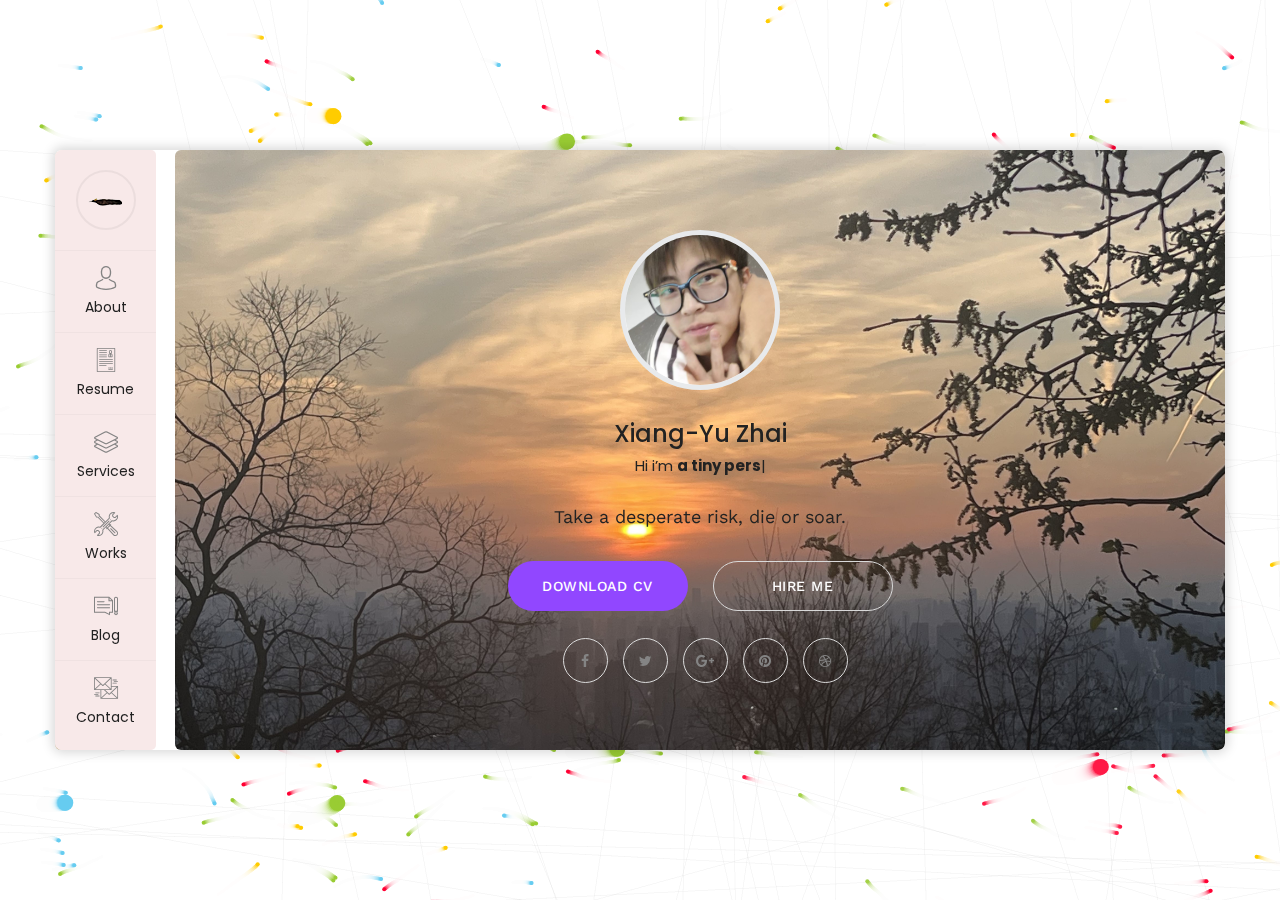
<file: index.html>
﻿<!DOCTYPE html>
<html lang="en">
<head>
<meta charset="utf-8">
<title>xyzhai23625</title>
<!-- Stylesheets -->
<link href="css/bootstrap.css" rel="stylesheet">
<link href="css/style.css" rel="stylesheet">
<link href="css/responsive.css" rel="stylesheet">

<!--Favicon-->
<link rel="shortcut icon" href="images/favicon.png" type="image/x-icon">
<link rel="icon" href="images/favicon.png" type="image/x-icon">
<!-- Responsive -->
<meta http-equiv="X-UA-Compatible" content="IE=edge">
<meta name="viewport" content="width=device-width, initial-scale=1.0, maximum-scale=1.0, user-scalable=0">
<!--[if lt IE 9]><script src="js/html5shiv.js"></script><![endif]-->
<!--[if lt IE 9]><script src="js/respond.js"></script><![endif]-->
</head>

<body>

<div class="page-wrapper default-version">
 	
    <!-- Preloader -->
    <div class="preloader"></div>

    <div class="page-background">
        <div class="image-1"><img src="images/icons/shape/icon-1.png" alt=""></div>
        <div class="image-7"><img src="images/icons/shape/icon-7.png" alt=""></div>
        <canvas id="canvas"></canvas>
    </div>
    
    <!-- Mobile menu -->
    <div class="mobile-menu">
        <div class="container">
            <!--Nav Outer-->
            <div class="nav-outer clearfix">
                <div class="logo"><a href="index.html"><img src="images/logo.png" alt=""></a></div>
                <!-- Main Menu -->
                <nav class="main-menu">
                    <div class="navbar-header">
                        <!-- Toggle Button -->      
                        <button type="button" class="navbar-toggle" data-toggle="collapse" data-target=".navbar-collapse">
                            <span class="icon-bar"></span>
                            <span class="icon-bar"></span>
                            <span class="icon-bar"></span>
                        </button>
                    </div>
                    
                    <div class="navbar-collapse collapse scroll-nav clearfix">
                        <ul class="navigation clearfix">
                            
                            <li class="current"><a href="#home">Home</a></li>
                            <li><a href="#about">About</a></li>
                            <li><a href="#resume">Resume</a></li>
                            <li><a href="#services">Services</a></li>
                            <li><a href="#work">Works</a></li>
                            <li><a href="#blog">Blog</a></li>
                            <li><a href="#contact">Contact</a></li>

                         </ul>
                    </div>
                </nav>
                <!-- Main Menu End-->                        
            </div>
            <!--Nav Outer End-->            
        </div>
    </div>
 	
    <div class="card-outer">
        <div class="scroll-box">
            <div class="container" data-animation-in="fadeInLeft" data-animation-out="fadeOutLeft">
                <div class="card-wrapper">
                    <div class="author-info" style="background-image:url(images/background/3.jpg)">
                        <div class="image"><img src="images/resource/user.png" alt=""></div>
                        <div class="author">
                            <h3>Xiang-Yu Zhai</h3>
                            <div class="designation">
                                Hi i’m
                                <div class="typing-title">
                                    <p> <strong>a tiny person.</strong></p>
                                    <p> <strong>an optimist.</strong></p>
                                    <p> <strong>an artist.</strong></p>
                                </div>
                                <span class="typed-title"></span>
                            </div>
                        </div>
                        <div class="link-btn">
                            <a href="http://www.17sucai.com/" class="theme-btn btn-style-one">Download CV</a>
                        </div>
                        <ul class="social-icon-two">
                            <li><a href="#"><span class="fa fa-facebook"></span></a></li>
                            <li><a href="#"><span class="fa fa-twitter"></span></a></li>
                            <li><a href="#"><span class="fa fa-google-plus"></span></a></li>
                            <li><a href="#"><span class="fa fa-pinterest"></span></a></li>
                        </ul>
                    </div>
                    <div class="card-inner-box">
                        <header class="header wow fadeInLeft" data-wow-duration="1.5s">
                            <ul class="main-menu">
                                <li class="active home"><a class="logo" href="#home"><img src="images/logo.png" alt=""></a></li>
                                <li><a href="#about"><i class="flaticon-social"></i>About</a></li>
                                <li><a href="#resume"><i class="flaticon-curriculum"></i>Resume</a></li>
                                <li><a href="#services"><i class="flaticon-layers-1"></i>Services</a></li>
                                <li><a href="#work"><i class="flaticon-tools"></i>Works</a></li>
                                <li><a href="#blog"><i class="flaticon-blog"></i>Blog</a></li>
                                <li><a href="#contact"><i class="flaticon-send-mail"></i>Contact</a></li>
                            </ul>
                        </header>

                        <!-- card item -->
                        <div class="card-home card-item active" id="home" style="background-image:url(images/background/1.jpg)">

                            <div class="card-inner wow fadeInUp" data-wow-duration="2s">
                                <div class="image"><img src="images/resource/user.png" alt=""></div>
                                <div class="author">
                                    <h3>Xiang-Yu Zhai</h3>
                                    <div class="designation">
                                        Hi i’m
                                        <div class="typing-title">
                                            <p> <strong>a tiny person.</strong></p>
                                            <p> <strong>an optimist.</strong></p>
                                            <p> <strong>an artist.</strong></p>
                                        </div>
                                        <span class="typed-title"></span>
                                    </div>
                                </div>
                                <div class="text">Take a desperate risk, die or soar.</div>
                                <div class="link-btn">
                                    <a href="http://www.17sucai.com/" class="theme-btn btn-style-one">Download CV</a>
                                    <a href="#" class="theme-btn btn-style-two">Hire Me</a>
                                </div>
                                <ul class="social-icon-two">
                                    <li><a href="#"><span class="fa fa-facebook"></span></a></li>
                                    <li><a href="#"><span class="fa fa-twitter"></span></a></li>
                                    <li><a href="#"><span class="fa fa-google-plus"></span></a></li>
                                    <li><a href="#"><span class="fa fa-pinterest"></span></a></li>
                                    <li><a href="#"><span class="fa fa-dribbble"></span></a></li>
                                </ul>
                            </div>
                            
                        </div>
                        <!-- end item -->

                        <!-- card item -->
                        <div class="card-about card-item" id="about" style="background-image:url(images/background/2.jpg)">
                            <div class="card-inner">
                                <h4 class="title">About Me</h4>
                                <div class="text">In the face of challenges, daring to take desperate gambles, embracing the possibility of soaring to greater heights.</div>
                                <div class="info-list">
                                    <div class="row">
                                        <div class="col-md-6">
                                            <ul class="list-style-one">
                                                <li><strong>Name:</strong>  Zhai XY</li>
                                                <li><strong>Phone:</strong>  </li>
                                                <li><strong>Address:</strong>  Inner Mongolia, China</li>
                                            </ul>
                                        </div>
                                        <div class="col-md-6">
                                            <ul class="list-style-one">
                                                <li><strong>Email:</strong>  xyzhai23625@gmail.com</li>
                                                <li><strong>Freelance:</strong>  Available</li>
                                            </ul>
                                        </div>
                                    </div>
                                </div>                                    
                                <h4 class="title">Skills</h4>
                                <div class="row">
                                    <!-- About Block -->
                                    <div class="skill-block col-md-3 col-sm-4 col-xs-6">
                                        <div class="inner-box">
                                            <div class="graph-outer">
                                                <input type="text" class="dial" data-fgColor="#9147ff" data-bgColor="#f5f5f5" data-width="90" data-height="90" data-linecap="normal"  value="75">
                                                <div class="inner-text count-box"><span class="count-text" data-stop="75" data-speed="2000"></span>%</div>
                                            </div>
                                            <h3>Design</h3>
                                        </div>
                                    </div>

                                    <!-- About Block -->
                                    <div class="skill-block col-md-3 col-sm-4 col-xs-6">
                                        <div class="inner-box">
                                            <div class="graph-outer">
                                                <input type="text" class="dial" data-fgColor="#ff5e7e" data-bgColor="#f5f5f5" data-width="90" data-height="90" data-linecap="normal"  value="75">
                                                <div class="inner-text count-box"><span class="count-text" data-stop="75" data-speed="2000"></span>%</div>
                                            </div>
                                            <h3>HTML</h3>
                                        </div>
                                    </div>

                                    <!-- About Block -->
                                    <div class="skill-block col-md-3 col-sm-4 col-xs-6">
                                        <div class="inner-box">
                                            <div class="graph-outer">
                                                <input type="text" class="dial" data-fgColor="#ffc713" data-bgColor="#f5f5f5" data-width="90" data-height="90" data-linecap="normal"  value="75">
                                                <div class="inner-text count-box"><span class="count-text" data-stop="75" data-speed="2000"></span>%</div>
                                            </div>
                                            <h3>WordPress </h3>
                                        </div>
                                    </div>

                                    <!-- About Block -->
                                    <div class="skill-block col-md-3 col-sm-4 col-xs-6">
                                        <div class="inner-box">
                                            <div class="graph-outer">
                                                <input type="text" class="dial" data-fgColor="#51dbc3" data-bgColor="#f5f5f5" data-width="90" data-height="90" data-linecap="normal"  value="75">
                                                <div class="inner-text count-box"><span class="count-text" data-stop="75" data-speed="2000"></span>%</div>
                                            </div>
                                            <h3>PHP </h3>
                                        </div>
                                    </div>
                                </div>
                                        
                            </div>
                        </div>
                        <!-- end item -->

                        <!-- card item -->
                        <div class="card-resume card-item" id="resume" style="background-image:url(images/background/2.jpg)">
                            <div class="card-inner">
                                <h4 class="title">Resume</h4>
                                <div class="row clearfix">
                                    <!--Column-->
                                    <div class="timeline-column col-md-6 col-sm-12 col-xs-12">
                                        <div class="inner">
                                            <div class="col-header"><div class="icon-box"><div class="icon-inner"><div class="icon"><span class="flaticon-book"></span></div></div></div> <h2>Employment</h2></div>
                                            
                                            <!--Timeline Block-->
                                            <div class="timeline-block">
                                                <div class="inner-box">
                                                    <h4>Web Design</h4>
                                                    <div class="date"><span>1998-2000</span> / University of stuties</div>
                                                    <div class="text">Exceptur sint occaecat cupidatat non proident sunt culpa. </div>
                                                </div>
                                            </div>

                                            <!--Timeline Block-->
                                            <div class="timeline-block">
                                                <div class="inner-box">
                                                    <h4>Web Development</h4>
                                                    <div class="date"><span>1998-2000</span> / University of stuties</div>
                                                    <div class="text">Exceptur sint occaecat cupidatat non proident sunt culpa. </div>
                                                </div>
                                            </div>

                                            <!--Timeline Block-->
                                            <div class="timeline-block">
                                                <div class="inner-box">
                                                    <h4>Specialization Course</h4>
                                                    <div class="date"><span>1998-2000</span> / University of stuties</div>
                                                    <div class="text">Exceptur sint occaecat cupidatat non proident sunt culpa. </div>
                                                </div>
                                            </div>
                                            
                                        </div>
                                    </div>
                                    
                                    <!--Column-->
                                    <div class="timeline-column col-md-6 col-sm-12 col-xs-12">
                                        <div class="inner">
                                            <div class="col-header"><div class="icon-box"><div class="icon-inner"><div class="icon"><span class="flaticon-case"></span></div></div></div> <h2>Experience</h2></div>
                                            
                                            <!--Timeline Block-->
                                            <div class="timeline-block">
                                                <div class="inner-box">
                                                    <h4>Lead UI/UX Designer</h4>
                                                    <div class="date"><span>2015-Present</span>  / Google inc.</div>
                                                    <div class="text">Exceptur sint occaecat cupidatat non proident sunt culpa. </div>
                                                </div>
                                            </div>

                                            <div class="timeline-block">
                                                <div class="inner-box">
                                                    <h4>Senior UI/UX Designer</h4>
                                                    <div class="date"><span>2012-2014 </span> / Facebook inc.</div>
                                                    <div class="text">Exceptur sint occaecat cupidatat non proident sunt culpa. </div>
                                                </div>
                                            </div>

                                            <div class="timeline-block">
                                                <div class="inner-box">
                                                    <h4>Junior UI/UX Designer</h4>
                                                    <div class="date"><span>2006-2011 </span>  / airbnb inc.</div>
                                                    <div class="text">Exceptur sint occaecat cupidatat non proident sunt culpa. </div>
                                                </div>
                                            </div>

                                        </div>
                                    </div>
                                    
                                </div>
                            </div>
                        </div>
                        <!-- end item -->
                        <!-- card item -->
                        <div class="card-services card-item" id="services" style="background-image:url(images/background/2.jpg)">
                            <div class="card-inner">
                                <h4 class="title">Services</h4>
                                <div class="row">
                                    <div class="services-block col-md-6">
                                        <div class="inner-box">
                                            <div class="icon-box"><span class="icon flaticon-pen-tool"></span></div>
                                            <h4><a href="blog-single.html">UI/UX Design</a></h4>
                                            <div class="text">Lorem ipsum dolor amet constur adipisicing elit </div>
                                        </div> 
                                    </div>
                                    <div class="services-block col-md-6">
                                        <div class="inner-box">
                                            <div class="icon-box"><span class="icon flaticon-folder"></span></div>
                                            <h4><a href="blog-single.html">Web Design</a></h4>
                                            <div class="text">Lorem ipsum dolor amet constur adipisicing elit </div>
                                        </div> 
                                    </div>
                                    <div class="services-block col-md-6">
                                        <div class="inner-box">
                                            <div class="icon-box"><span class="icon flaticon-computer"></span></div>
                                            <h4><a href="blog-single.html">Branding</a></h4>
                                            <div class="text">Lorem ipsum dolor amet constur adipisicing elit </div>
                                        </div> 
                                    </div>
                                    <div class="services-block col-md-6">
                                        <div class="inner-box">
                                            <div class="icon-box"><span class="icon flaticon-layers-1"></span></div>
                                            <h4><a href="blog-single.html">Logo Design</a></h4>
                                            <div class="text">Lorem ipsum dolor amet constur adipisicing elit </div>
                                        </div> 
                                    </div>
                                    <div class="services-block col-md-6">
                                        <div class="inner-box">
                                            <div class="icon-box"><span class="icon flaticon-web-design"></span></div>
                                            <h4><a href="blog-single.html">Apps Design</a></h4>
                                            <div class="text">Lorem ipsum dolor amet constur adipisicing elit </div>
                                        </div> 
                                    </div>
                                    <div class="services-block col-md-6">
                                        <div class="inner-box">
                                            <div class="icon-box"><span class="icon flaticon-photo-camera"></span></div>
                                            <h4><a href="blog-single.html">Photography</a></h4>
                                            <div class="text">Lorem ipsum dolor amet constur adipisicing elit </div>
                                        </div> 
                                    </div>
                                </div>
                            </div>
                        </div>
                        <!-- end item -->
                        <!-- card item -->
                        <div class="card-projects card-item" id="work" style="background-image:url(images/background/2.jpg)">
                            <div class="card-inner">
                                <h4 class="title">Works</h4>
                                <div class="row">
                                    <div class="projects-block col-md-6">
                                        <div class="inner-box">
                                            <figure class="image">
                                                <img src="images/gallery/1.jpg" alt="image">
                                                <div class="overlay">
                                                    <a class="lightbox-image option-btn" title="Image Caption Here" data-fancybox-group="example-gallery" href="images/gallery/1.jpg">
                                                        <i class="fa fa-search"></i>
                                                    </a>                                
                                                </div>
                                            </figure>
                                            <div class="caption-title">
                                                <h3><a href="#">Portfolio Item Title</a></h3>
                                                <span>Branding, Print</span>
                                            </div>
                                        </div>
                                    </div>
                                    <div class="projects-block col-md-6">
                                        <div class="inner-box">
                                            <figure class="image">
                                                <img src="images/gallery/2.jpg" alt="image">
                                                <div class="overlay">
                                                    <a class="lightbox-image option-btn" title="Image Caption Here" data-fancybox-group="example-gallery" href="images/gallery/2.jpg">
                                                        <i class="fa fa-search"></i>
                                                    </a>                                
                                                </div>
                                            </figure>
                                            <div class="caption-title">
                                                <h3><a href="#">Portfolio Item Title</a></h3>
                                                <span>Branding, Print</span>
                                            </div>
                                        </div>
                                    </div>
                                    <div class="projects-block col-md-6">
                                        <div class="inner-box">
                                            <figure class="image">
                                                <img src="images/gallery/3.jpg" alt="image">
                                                <div class="overlay">
                                                    <a class="lightbox-image option-btn" title="Image Caption Here" data-fancybox-group="example-gallery" href="images/gallery/3.jpg">
                                                        <i class="fa fa-search"></i>
                                                    </a>                                
                                                </div>
                                            </figure>
                                            <div class="caption-title">
                                                <h3><a href="#">Portfolio Item Title</a></h3>
                                                <span>Branding, Print</span>
                                            </div>
                                        </div>
                                    </div>
                                    <div class="projects-block col-md-6">
                                        <div class="inner-box">
                                            <figure class="image">
                                                <img src="images/gallery/4.jpg" alt="image">
                                                <div class="overlay">
                                                    <a class="lightbox-image option-btn" title="Image Caption Here" data-fancybox-group="example-gallery" href="images/gallery/4.jpg">
                                                        <i class="fa fa-search"></i>
                                                    </a>                                
                                                </div>
                                            </figure>
                                            <div class="caption-title">
                                                <h3><a href="#">Portfolio Item Title</a></h3>
                                                <span>Branding, Print</span>
                                            </div>
                                        </div>
                                    </div>
                                    <div class="projects-block col-sm-6">
                                        <div class="inner-box">
                                            <figure class="image">
                                                <img src="images/gallery/5.jpg" alt="image">
                                                <div class="overlay">
                                                    <a class="lightbox-image option-btn" title="Image Caption Here" data-fancybox-group="example-gallery" href="images/gallery/5.jpg">
                                                        <i class="fa fa-search"></i>
                                                    </a>                                
                                                </div>
                                            </figure>
                                            <div class="caption-title">
                                                <h3><a href="#">Portfolio Item Title</a></h3>
                                                <span>Branding, Print</span>
                                            </div>
                                        </div>
                                    </div>
                                    <div class="projects-block col-sm-6">
                                        <div class="inner-box">
                                            <figure class="image">
                                                <img src="images/gallery/6.jpg" alt="image">
                                                <div class="overlay">
                                                    <a class="lightbox-image option-btn" title="Image Caption Here" data-fancybox-group="example-gallery" href="images/gallery/6.jpg">
                                                        <i class="fa fa-search"></i>
                                                    </a>                                
                                                </div>
                                            </figure>
                                            <div class="caption-title">
                                                <h3><a href="#">Portfolio Item Title</a></h3>
                                                <span>Branding, Print</span>
                                            </div>
                                        </div>
                                    </div>
                                </div>
                            </div>
                        </div>
                        <!-- end item -->
                        <!-- card item -->
                        <div class="card-blog card-item" id="blog" style="background-image:url(images/background/2.jpg)">
                            <div class="card-inner">
                                <h4 class="title">Blog</h4>
                                <div class="news-block">
                                    <div class="inner-box">
                                        <div class="image">
                                            <img src="images/resource/blog-1.jpg" alt="">
                                            <div class="overlay">
                                                <a class="link-btn" href="blog-single.html">
                                                    <i class="fa fa-link"></i>
                                                </a>                                
                                            </div>
                                        </div>
                                        <div class="date"><strong>02</strong> <br>Sep</div>
                                        <div class="lower-content">
                                            <h4><a href="blog-single.html">Let’s Talk About Design</a></h4>
                                            <div class="post-meta">by admin  /  <span>Design</span></div>
                                        </div>
                                    </div>
                                </div>
                                <div class="news-block">
                                    <div class="inner-box">
                                        <div class="image">
                                            <img src="images/resource/blog-2.jpg" alt="">
                                            <div class="overlay">
                                                <a class="link-btn" href="blog-single.html">
                                                    <i class="fa fa-link"></i>
                                                </a>                                
                                            </div>
                                        </div>
                                        <div class="date"><strong>04</strong> <br>Sep</div>
                                        <div class="lower-content">
                                            <h4><a href="blog-single.html">Let’s Talk About Design</a></h4>
                                            <div class="post-meta">by admin  /  <span>Design</span></div>
                                        </div>
                                    </div>
                                </div>
                                <div class="news-block">
                                    <div class="inner-box">
                                        <div class="image">
                                            <img src="images/resource/blog-3.jpg" alt="">
                                            <div class="overlay">
                                                <a class="link-btn" href="blog-single.html">
                                                    <i class="fa fa-link"></i>
                                                </a>                                
                                            </div>
                                        </div>
                                        <div class="date"><strong>06</strong> <br>Sep</div>
                                        <div class="lower-content">
                                            <h4><a href="blog-single.html">Let’s Talk About Design</a></h4>
                                            <div class="post-meta">by admin  /  <span>Design</span></div>
                                        </div>
                                    </div>
                                </div>
                            </div>
                        </div>
                        <!-- end item -->
                        <!-- card item -->
                        <div class="card-contact card-item" id="contact" style="background-image:url(images/background/2.jpg)">
                            <div class="card-inner">
                                <h3 class="title">Contact</h3>
                                <h4>Keep In Touch</h4>
                                <div class="row clearfix">
                                    <div class="col-md-6">
                                        <ul class="list-style-two">
                                            <li><span class="icon flaticon-signs"></span>PO Box 16122 Collins Street <br> West Victoria 8007 Canada </li>
                                            <li><span class="icon flaticon-smartphone"></span>(+48) 564-334-21-22-34 <br>(+48) 564-334-21-25</li>
                                            <li><span class="icon flaticon-note-1"></span>info@cretox.com <br>info@example.com</li>
                                        </ul>
                                    </div>
                                    <div class="col-md-6">
                                        <div class="map-section">
                                            <div class="home-google-map">
                                                <div 
                                                    class="google-map" 
                                                    id="contact-google-map" 
                                                    data-map-lat="40.700843" 
                                                    data-map-lng="-74.004012" 
                                                    data-icon-path="images/icons/map-marker.png"
                                                    data-map-title="Chester"
                                                    data-map-zoom="11" >
                                                </div>
                                            </div>
                                        </div>
                                    </div>
                                </div>
                                <h4>How Can I Help?</h4>
                                <!-- Contact Form -->
                                <div class="contact-form">
                                    <!--Comment Form-->
                                    <form method="post" action="sendemail.php" id="contact-form">
                                        <div class="row clearfix">
                                            
                                            <div class="col-md-6 form-group">
                                                <input type="text" name="username" placeholder="Name" required>
                                            </div>
                                            
                                            <div class="col-md-6 form-group">
                                                <input type="email" name="email" placeholder="Email" required>
                                            </div>
                                            
                                            <div class="col-md-6 form-group">
                                                <input type="text" name="subject" placeholder="Subject" required>
                                            </div>

                                            <div class="col-md-6 form-group">
                                                <input type="text" name="phone" placeholder="Phone" required>
                                            </div>

                                            <div class="col-lg-12 col-md-12 form-group">
                                                <textarea name="message" placeholder="Message"></textarea>
                                            </div>
                                            
                                            <div class="col-lg-12 col-md-12 form-group">
                                                <button class="theme-btn btn-style-two" type="submit" name="submit-form">Submit Now </button>
                                            </div>
                                            
                                        </div>
                                    </form>
                                        
                                </div>
                                <!--End Contact Form -->
                                        
                            </div>
                        </div>
                        <!-- end item -->

                    </div>
                </div>
                    
            </div>
        </div>
            
    </div>

</div>
<!--End pagewrapper-->


<script src="js/jquery.js"></script> 

<script src="js/bootstrap.min.js"></script>
<script src="js/jquery.mCustomScrollbar.concat.min.js"></script>
<script src="js/owl.js"></script>
<script src="js/wow.js"></script>
<script src="js/appear.js"></script>
<script src="js/jquery.fancybox.js"></script>
<script src="js/element-in-view.js"></script>
<script src="js/knob.js"></script>
<script src="js/validate.js"></script>
<script src="js/mousemoveparallax.js"></script>
<script src="js/pagenav.js"></script>
<script src="js/jquery-type.js"></script>
<script src="js/jquery.nicescroll.min.js"></script>
<script src="js/particle-alone.js"></script>
<script src="js/script.js"></script>

<!--Google Map APi Key-->
<script src="http://ditu.google.cn/maps/api/js?key=AIzaSyATY4Rxc8jNvDpsK8ZetC7JyN4PFVYGCGM"></script>
<script src="js/gmaps.js"></script>
<script src="js/map-script.js"></script>
<!--End Google Map APi-->

</body>
</html>
</file>
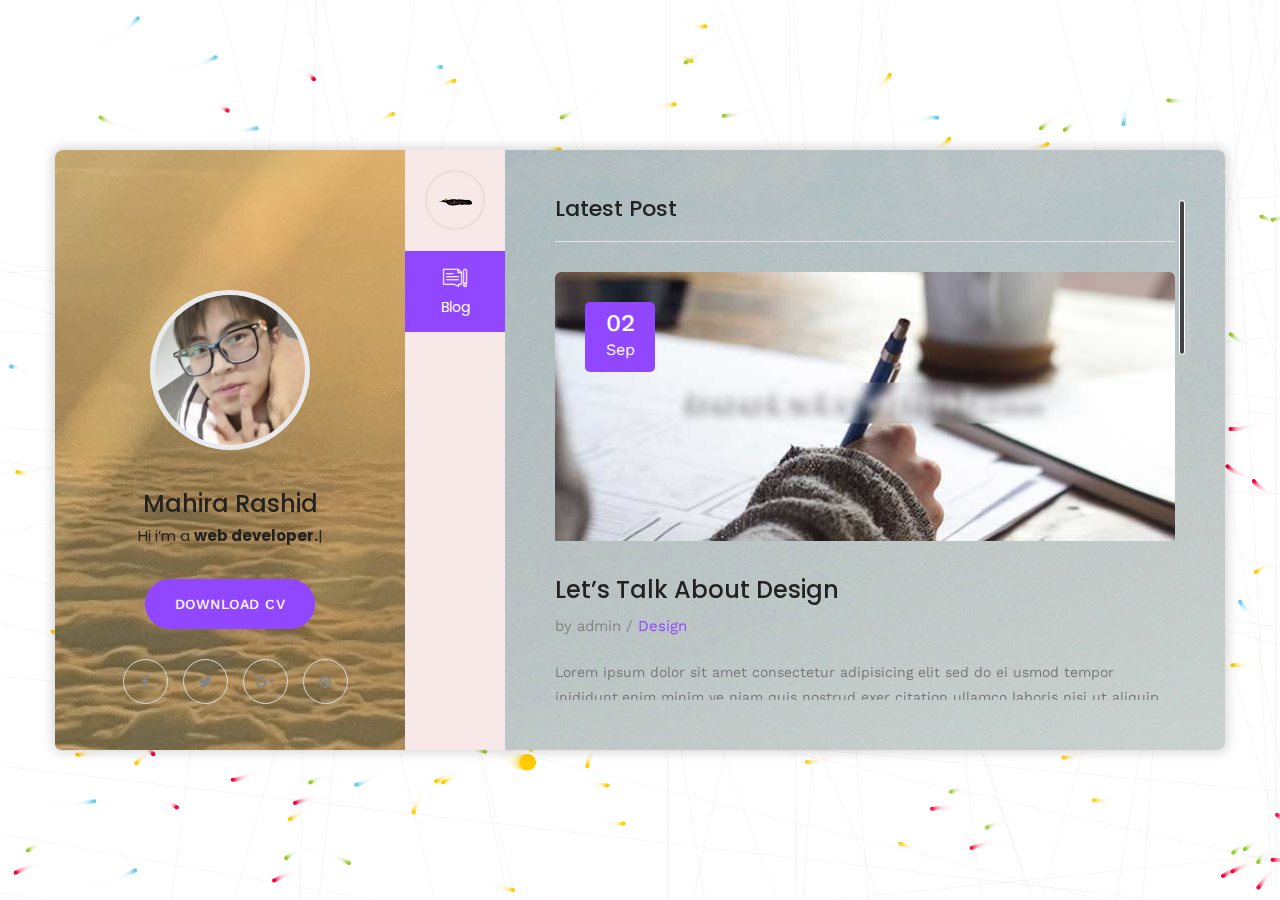
<file: blog-single.html>
﻿<!DOCTYPE html>
<html lang="en">
<head>
<meta charset="utf-8">
<title>Mahira | VCard | CV HTML Template</title>
<!-- Stylesheets -->
<link href="css/bootstrap.css" rel="stylesheet">
<link href="css/style.css" rel="stylesheet">
<link href="css/responsive.css" rel="stylesheet">

<!--Favicon-->
<link rel="shortcut icon" href="images/favicon.png" type="image/x-icon">
<link rel="icon" href="images/favicon.png" type="image/x-icon">
<!-- Responsive -->
<meta http-equiv="X-UA-Compatible" content="IE=edge">
<meta name="viewport" content="width=device-width, initial-scale=1.0, maximum-scale=1.0, user-scalable=0">
<!--[if lt IE 9]><script src="js/html5shiv.js"></script><![endif]-->
<!--[if lt IE 9]><script src="js/respond.js"></script><![endif]-->
</head>

<body>

<div class="page-wrapper default-version">
 	
    <!-- Preloader -->
    <div class="preloader"></div>

    <div class="page-background">
        <div class="image-1"><img src="images/icons/shape/icon-1.png" class="now-in-view" alt=""></div>
        <div class="image-7"><img src="images/icons/shape/icon-7.png" class="now-in-view" alt=""></div>
        <canvas id="canvas"></canvas>
    </div>

    <!-- Mobile menu -->
    <div class="mobile-menu">
        <div class="container">
            <!--Nav Outer-->
            <div class="nav-outer clearfix">
                <div class="logo"><a href="index.html"><img src="images/logo.png" alt=""></a></div>
                <!-- Main Menu -->
                <nav class="main-menu">
                    <div class="navbar-header">
                        <!-- Toggle Button -->      
                        <button type="button" class="navbar-toggle" data-toggle="collapse" data-target=".navbar-collapse">
                            <span class="icon-bar"></span>
                            <span class="icon-bar"></span>
                            <span class="icon-bar"></span>
                        </button>
                    </div>
                    
                    <div class="navbar-collapse collapse scroll-nav clearfix">
                        <ul class="navigation clearfix">
                            
                            <li class="current"><a href="#home">Home</a></li>
                            <li><a href="#about">About</a></li>
                            <li><a href="#resume">Resume</a></li>
                            <li><a href="#services">Services</a></li>
                            <li><a href="#work">Works</a></li>
                            <li><a href="#blog">Blog</a></li>
                            <li><a href="#contact">Contact</a></li>

                         </ul>
                    </div>
                </nav>
                <!-- Main Menu End-->                        
            </div>
            <!--Nav Outer End-->            
        </div>
    </div>
 	
    <div class="card-outer">
        <div class="scroll-box">
            <div class="container" data-animation-in="fadeInLeft" data-animation-out="fadeOutLeft">
                <div class="card-wrapper">
                    <div class="author-info" style="background-image:url(images/background/3.jpg)">
                        <div class="image"><img src="images/resource/user.png" alt=""></div>
                        <div class="author">
                            <h3>Mahira Rashid</h3>
                            <div class="designation">
                                Hi i’m
                                <div class="typing-title">
                                    <p>a <strong>web developer.</strong></p>
                                    <p>a <strong>web Designer.</strong></p>
                                    <p>a <strong>photographer.</strong></p>
                                </div>
                                <span class="typed-title"></span>
                            </div>
                        </div>
                        <div class="link-btn">
                            <a href="#" class="theme-btn btn-style-one">Download CV</a>
                        </div>
                        <ul class="social-icon-two">
                            <li><a href="#"><span class="fa fa-facebook"></span></a></li>
                            <li><a href="#"><span class="fa fa-twitter"></span></a></li>
                            <li><a href="#"><span class="fa fa-google-plus"></span></a></li>
                            <li><a href="#"><span class="fa fa-pinterest"></span></a></li>
                        </ul>
                    </div>
                    <div class="card-inner-box offsetleft">
                        <header class="header">
                            <ul class="main-menu">
                                <li class="home"><a class="logo" href="index.html"><img src="images/logo.png" alt=""></a></li>
                                <li class="active"><a href="#blog"><i class="flaticon-blog"></i>Blog</a></li>
                            </ul>
                        </header>

                        <!-- card item -->
                        <div class="card-blog single-post card-item active" id="blog" style="background-image:url(images/background/2.jpg)">
                            <div class="card-inner">
                                <h4 class="title">Latest Post</h4>
                                <div class="news-block">
                                    <div class="inner-box">
                                        <div class="image">
                                            <img src="images/resource/blog-1.jpg" alt="">
                                        </div>
                                        <div class="date"><strong>02</strong> <br>Sep</div>
                                        <div class="lower-content">
                                            <h4>Let’s Talk About Design</h4>
                                            <div class="post-meta">by admin  /  <span>Design</span></div>
                                            <div class="text">
                                                <p>Lorem ipsum dolor sit amet consectetur adipisicing elit sed do ei usmod tempor inididunt.enim minim ve niam quis nostrud exer citation ullamco laboris nisi ut aliquip ex commodo conse inquat duis aute irure dolor.cepteur sint occaecat cupidatat non proident sunt culpa qui officia deserunt.</p>
                                                <p>Enim ipsam voluptatem quia voluptas sit aspernatur aut odit aut fugit sed quia consequuntur. magni dolores eos ratione voluptatem sequinesc. neque porro quisquam est qui dolorem ipsum quia dolor sit amet consectetur.</p>
                                            </div>
                                        </div>
                                    </div>
                                </div>
                                <!-- share box -->
                                <ul class="share-box">
                                    <li><strong>Tags:</strong></li>
                                    <li><a href="#">Idea,</a></li>
                                    <li><a href="#">Service,</a></li>
                                    <li><a href="#">Growth</a></li>
                                </ul>
                                <!-- Comments Area -->
                                <div class="comments-area">
                                    <div class="group-title"><h2>02 Comments</h2></div>
                                    
                                    <!--Comment Box-->
                                    <div class="comment-box">
                                        <div class="comment">
                                            <div class="author-thumb"><img src="images/resource/author-2.jpg" alt=""></div>
                                            <div class="comment-inner">
                                                <div class="comment-info clearfix"><strong>Neil Roberts</strong><div class="comment-time">26 Nov,2018 At 8:30am</div></div>
                                                <div class="text">Bring to the table win-win survival strategies to ensure proactive domination. At the end of the day, going forward</div>
                                                <a class="comment-reply" href="#"><span class="icon fa fa-mail-reply"></span> Reply</a>
                                            </div>
                                        </div>
                                    </div>
                                    
                                    <!--Comment Box-->
                                    <div class="comment-box">
                                        <div class="comment">
                                            <div class="author-thumb"><img src="images/resource/author-3.jpg" alt=""></div>
                                            <div class="comment-inner">
                                                <div class="comment-info clearfix"><strong>Edward Chapman</strong><div class="comment-time">26 Nov,2018 At 8:30am</div></div>
                                                <div class="text">Bring to the table win-win survival strategies to ensure proactive domination. At the end of the day, going forward</div>
                                                <a class="comment-reply" href="#"><span class="icon fa fa-mail-reply"></span> Reply</a>
                                            </div>
                                        </div>
                                    </div>
                                    
                                </div>
                                <!-- Contact Form -->
                                <div class="contact-form">
                                    <!--Comment Form-->
                                    <form method="post" action="sendemail.php" id="contact-form">
                                        <div class="row clearfix">
                                            
                                            <div class="col-md-6 form-group">
                                                <input type="text" name="username" placeholder="Name" required>
                                            </div>
                                            
                                            <div class="col-md-6 form-group">
                                                <input type="email" name="email" placeholder="Email" required>
                                            </div>

                                            <div class="col-lg-12 col-md-12 form-group">
                                                <textarea name="message" placeholder="Message"></textarea>
                                            </div>
                                            
                                            <div class="col-lg-12 col-md-12 form-group">
                                                <button class="theme-btn btn-style-two" type="submit" name="submit-form">Submit Now </button>
                                            </div>
                                            
                                        </div>
                                    </form>
                                        
                                </div>
                                <!--End Contact Form -->
                            </div>
                        </div>
                        <!-- end item -->

                    </div>
                </div>
                    
            </div>
        </div>
            
    </div>

</div>
<!--End pagewrapper-->


<script src="js/jquery.js"></script> 

<script src="js/bootstrap.min.js"></script>
<script src="js/jquery.mCustomScrollbar.concat.min.js"></script>
<script src="js/owl.js"></script>
<script src="js/wow.js"></script>
<script src="js/appear.js"></script>
<script src="js/jquery.fancybox.js"></script>
<script src="js/element-in-view.js"></script>
<script src="js/knob.js"></script>
<script src="js/validate.js"></script>
<script src="js/mousemoveparallax.js"></script>
<script src="js/pagenav.js"></script>
<script src="js/jquery-type.js"></script>
<script src="js/particle-alone.js"></script>
<script src="js/jquery.nicescroll.min.js"></script>
<script src="js/script.js"></script>

<!--Google Map APi Key-->
<script src="http://ditu.google.cn/maps/api/js?key=AIzaSyATY4Rxc8jNvDpsK8ZetC7JyN4PFVYGCGM"></script>
<script src="js/gmaps.js"></script>
<script src="js/map-script.js"></script>
<!--End Google Map APi-->

</body>
</html>
</file>
<file: css/responsive.css>
@media only screen and (max-width: 1900px){

	.page-wrapper{
		overflow:hidden;
	}
}


@media only screen and (min-width: 1200px){
	.container {
		padding: 0px;
	}
}

@media only screen and (max-width: 1200px){

}

@media only screen and (max-width: 1199px) and (min-width: 768px){
	.author-info {
		left: 15px;
	}
}

@media only screen and (max-width: 1199px){
	.main-menu .navbar-collapse {
	   max-height:300px;
	   float:none;
	   width:100%;
	   padding:10px 0px 0px;
	   border:none;
	   margin:0px 0px 15px;
	   -ms-border-radius:3px;
	   -moz-border-radius:3px;
	   -webkit-border-radius:3px;
	   -o-border-radius:3px;
	   border-radius:3px;
	   box-shadow:none;
	}

	.main-menu .collapse.in,
	.main-menu .collapsing{
		padding:10px 0px 0px;
		border:none;
		margin:0px 0px 15px;
		-ms-border-radius:3px;
		-moz-border-radius:3px;
		-webkit-border-radius:3px;
		-o-border-radius:3px;
		border-radius:3px;
		box-shadow:none;	
		background: #333;
	}

	.main-menu .navbar-header{
		position:relative;
		float:none;
		display:block;
		width:100%;
		right:0px;
		padding: 10px 0;
		text-align: right;
	}
	
	.main-menu .navbar-header .navbar-toggle{
		display:inline-block;
		z-index:20;
		border:1px solid #9147ff;
		float:none;
		margin:0px 0px 0px 0px;
		border-radius:0px;
		background:#9147ff;
	}
	
	.main-menu .navbar-header .navbar-toggle .icon-bar{
		background:#ffffff;	
	}
	
	.main-menu .navbar-collapse > .navigation{
		margin:0px !important;
		width:100% !important;
		border-top:none;
		padding: 15px 0;
		background: #333;
	}
	
	.main-menu .navbar-collapse > .navigation > li{
		margin:0px !important;
		float:none !important;
		padding:0px !important;
		width:100%;
	}
	
	.main-menu .navigation > li > a,
	.main-menu .navigation > li > ul:before{
		border:none;	
	}
	
	.main-menu .navbar-collapse > .navigation > li > a{
		padding:10px 10px !important;
		border:none !important;
		font-size: 16px !important;
		font-weight: 500;
	}
	
	.main-menu .navigation li.dropdown > a:after,
	.main-menu .navigation > li.dropdown > a:before,
	.main-menu .navigation > li > ul > li > a::before,
	.main-menu .navigation > li > ul > li > ul > li > a::before{
		color:#ffffff !important;
		right:15px;
		font-size:16px;
		display:none !important;
	}
	
	.main-menu .navbar-collapse > .navigation > li > ul,
	.main-menu .navbar-collapse > .navigation > li > ul > li > ul{
		position:relative;
		border:none;
		float:none;
		visibility:visible;
		opacity:1;
		display:none;
		margin:0px;
		left:auto !important;
		right:auto !important;
		top:auto !important;
		padding:0px;
		outline:none;
		width:100%;
		background:#333333;
		-webkit-border-radius:0px;
		-ms-border-radius:0px;
		-o-border-radius:0px;
		-moz-border-radius:0px;
		border-radius:0px;
		transition:none !important;
		-webkit-transition:none !important;
		-ms-transition:none !important;
		-o-transition:none !important;
		-moz-transition:none !important;
	}
		
	.main-menu .navbar-collapse > .navigation > li > ul,
	.main-menu .navbar-collapse > .navigation > li > ul > li > ul{
		border-top:1px solid rgba(255,255,255,1) !important;	
	}
	
	.main-menu .navbar-collapse > .navigation > li,
	.main-menu .navbar-collapse > .navigation > li > ul > li,
	.main-menu .navbar-collapse > .navigation > li > ul > li > ul > li{
		border-bottom:none;
		opacity:1 !important;
		top:0px !important;
		left:0px !important;
		visibility:visible !important;
	}
	
	.main-menu .navbar-collapse > .navigation > li > ul > li:first-child,
	.main-menu .navbar-collapse > .navigation > li > ul > li > ul > li:first-child{
		border-top:none !important;	
	}
	
	.main-menu .navbar-collapse > .navigation > li:first-child{
		border:none;	
	}
	
	.main-menu .navbar-collapse > .navigation > li > a,
	.main-menu .navbar-collapse > .navigation > li > ul > li > a,
	.main-menu .navbar-collapse > .navigation > li > ul > li > ul > li > a{
		padding: 10px 25px !important;
		line-height:22px;
		color:#ffffff;
		background:#333333;
		text-align:left;
		display: block;
	}
	
	.main-menu .navbar-collapse > .navigation > li > a:hover,
	.main-menu .navbar-collapse > .navigation > li > a:active,
	.main-menu .navbar-collapse > .navigation > li > a:focus{
		background:#9147ff;
	}
	
	.main-menu .navbar-collapse > .navigation > li:hover > a,
	.main-menu .navbar-collapse > .navigation > li > ul > li:hover > a,
	.main-menu .navbar-collapse > .navigation > li > ul > li > ul > li:hover > a,
	.main-menu .navbar-collapse > .navigation > li.current > a,
	.main-menu .navbar-collapse > .navigation > li.current-menu-item > a{
		background:#333333;
		color:#9147ff !important;
	}
	
	.main-menu .navbar-collapse > .navigation li.dropdown .dropdown-btn,
	.header-style-two .nav-outer .btn-outer{
		display:block;
	}
	
	.main-menu .navbar-collapse > .navigation li.dropdown:after,
	.main-menu .navigation > li > ul:before,
	.main-slider .bordered-layer,
	.featured-block-two .inner-box .number,
	.testimonial-section .owl-nav,
	.main-slider .text br{
		display:none !important;	
	}
	
	.fixed-header .info-options,
	.testimonial-section .owl-carousel{
		padding:0px !important;
	}
	.navbar-collapse.collapse {
		display: none !important;
	}
	.navbar-collapse.collapse.in {
		display: block !important;
	}
	.navbar-collapse.collapse {
	    height: auto!important;
	    padding-bottom: 0;
	    overflow-y: scroll !important;
	    overflow-x: visible!important;
	}
	
	/**/
	.card-outer .card-wrapper {
	    background: transparent;
	}
	.default-version .card-outer .card-wrapper {
		box-shadow: none;
	}
	.parallax-container {
		display: none;
	}
	.card-outer {
		position: relative;
		display: block;
		padding-top: 15px;
	}
	.card-outer .card-inner-box.offsetleft {
		margin-left: 0px;
	}
	.author-info {
		position: relative;
		display: none;
	}
	.card-inner-box .card-item {
	    left:  0!important;
	    position: relative;
	    background-color: #fff;
	    padding-left: 0;
	    padding-right: 0;
	    max-width: 100%;
	}

	.header {
		display: none;
	    bottom:  inherit;
	    background: white;
	    top: 8px;
	}

	.header ul li a.logo {margin: 0;height:  inherit;width:  inherit;border-radius:  inherit;line-height: 61px;padding: 9.5px 0px;border:  0px;}

	.header ul li {
	    border-bottom: 0px;
	    display:  inline-block;
	    vertical-align:  middle;
	    margin-bottom: 5px;
	}

	.header ul li:before {
	    display: none;
	}

	.header ul li.active a.logo {
	    background-color: #f8e9e9;
	}
	.card-outer .card-inner-box {
		margin-top: 65px;
		background: transparent;
		
	}
	.card-outer .card-inner-box.offsetleft {
		transform: translate(0px);
	}
	.card-inner-box .card-item {
	    opacity: 1 !important;
	    visibility: visible !important;
	    z-index: 10;
	    animation-name: none;
	    border-top-left-radius: 6px !important;
	    border-bottom-left-radius: 6px !important;
	}
	.page-background #canvas {
		display: none;
	}
	.contact-form {
	    position: relative;
	}
	.mobile-menu {
		display: block;
	}
	.card-item .card-inner {
		overflow: visible !important;
	}

}

@media only screen and (max-width: 767px){

}

@media only screen and (max-width: 500px){
	.news-block .date {
		top: 0;
		left: 0;
	}
}
</file>
<file: css/style.css>
/* Mahira HTML Template*/

/************ TABLE OF CONTENTS ***************
1. Fonts
2. Reset
3. Global
4. Header
5. About
6. Resume
7. Services
8. Works
9. Blog
10. Contact
**********************************************/

/*** 

====================================================================
	Fonts
====================================================================

 ***/

@import url('https://fonts.googleapis.com/css?family=Poppins:400,500,600,700,800|Work+Sans:400,500,700');

/*font-family: 'Poppins', sans-serif;
font-family: 'Work Sans', sans-serif;*/

@import url('font-awesome.css');
@import url('flaticon.css');
@import url('animate.css');
@import url('owl.css');
@import url('jquery-ui.css');
@import url('jquery.fancybox.min.css');
@import url('jquery.mCustomScrollbar.min.css');
@import url('custom-animate.css');
@import url('multi-scroll.css');

/*** 

====================================================================
	Reset
====================================================================

 ***/

* {
	margin:0px;
	padding:0px;
	border:none;
	outline:none;
}

/*** 

====================================================================
	Global Settings
====================================================================

 ***/

body {
	font-size:15px;
	color:#777777;
	line-height:1.7em;
	font-weight:400;
	background:#ffffff;
	-webkit-font-smoothing: antialiased;
	-moz-font-smoothing: antialiased;
	font-family: 'Work Sans', sans-serif;
}

a{
	text-decoration:none;
	cursor:pointer;
	color:#fc6183;
}

a:hover,a:focus,a:visited{
	text-decoration:none;
	outline:none;
}

h1,h2,h3,h4,h5,h6 {
	position:relative;
	font-weight:normal;
	background:none;
	margin:0px;
	line-height:1.6em;
	font-family: 'Poppins', sans-serif;
}

textarea{
	overflow:hidden;
}

p{
	font-size: 14px;
	position:relative;
	line-height:1.8em;	
	margin-bottom: 0;
	color: #777777;
}

::-webkit-input-placeholder{color: inherit;}
::-moz-input-placeholder{color: inherit;}
::-ms-input-placeholder{color: inherit;}

.auto-container{
	position:static;
	max-width:1200px;
	padding:0px 15px;
	margin:0 auto;
}

.medium-container{
	max-width:850px;
}

.page-wrapper{
	position:relative;
	margin:0 auto;
	width:100%;
	min-width:300px;
	background-position: center;
	background-repeat: repeat;
}

.page-wrapper.bg-lines{
	background-image: url(../images/icons/line.png);
}


ul,li{
	list-style:none;
	padding:0px;
	margin:0px;	
}

.centered{
	text-align:center;	
}

.theme-btn{
	display:inline-block;
	letter-spacing: .5px;
	transition:all 0.3s ease;
	-moz-transition:all 0.3s ease;
	-webkit-transition:all 0.3s ease;
	-ms-transition:all 0.3s ease;
	-o-transition:all 0.3s ease;
}

/*Btn Style One*/
.btn-style-one{
	position:relative;
	font-size:14px;
	line-height:22px;
	text-align: center;
	padding:14px 30px;
	color:#ffffff;
	font-weight:500;
	text-transform: uppercase;
	letter-spacing:.5px;
	-webkit-border-radius: 40px;
	-moz-border-radius: 40px;
	-ms-border-radius: 40px;
	-o-border-radius: 40px;
	border-radius: 40px;
	background: #9147ff;
}

.btn-style-one:hover{
	color: #fff;
	background: #222;
}

/*Btn Style two*/
.btn-style-two{
	position:relative;
	font-size:14px;
	line-height:22px;
	text-align: center;
	padding: 13px 30px;
	color:#ffffff;
	font-weight:500;
	text-transform: uppercase;
	letter-spacing:.5px;
	-webkit-border-radius: 40px;
	-moz-border-radius: 40px;
	-ms-border-radius: 40px;
	-o-border-radius: 40px;
	border-radius: 40px;
	background: transparent;
	border: 1px solid #d9d9d9;
}

.btn-style-two:hover{
	color: #222;
	background: #9147ff;
	border-color: #9147ff;
}


/*Social Icon One*/

.social-icon-one{
	position:relative;
}

.social-icon-one li{
	position:relative;
	margin-left:10px;
	display:inline-block;
}

.social-icon-one li a{
	font-size:14px;
	color:#111111;
}

.social-icon-one li a:hover{
	color:#1d1d1d;
}

/*Social Icon two*/

.social-icon-two{
	position:relative;
}

.social-icon-two li{
	position:relative;
	margin-left:10px;
	display:inline-block;
}

.social-icon-two li a{
	font-size:14px;
	color: #848484;
	height:  45px;
	width:  45px;
	text-align:  center;
	line-height:  45px;
	border: 1px solid #dbdbdb;
	display:  inline-block;
	border-radius: 50%;
	transition: .5s ease;
}

.social-icon-two li a:hover{
	color:#fff;
	background-color: #9147ff;
}

.theme_color{
	color:#fc6183;	
}

.preloader{
	position:fixed;
	left:0px;
	top:0px;
	width:100%;
	height:100%;
	z-index:999999;
	background-color:#ffffff;
	background-position:center center;
	background-repeat:no-repeat;
	background-image:url(../images/icons/preloader.svg);
}

img{
	display:inline-block;
	max-width:100%;
	height:auto;	
}

/* page background */
.page-background {
	position: fixed;
    overflow: hidden;
    top: 0;
    left: 0;
    width: 100%;
    height: 100%;
	background-image: -moz-linear-gradient( 110deg, rgb(145,71,255) 0%, rgb(121,39,245) 100%);
    background-image: -webkit-linear-gradient( 110deg, rgb(145,71,255) 0%, rgb(121,39,245) 100%);
    background-image: -ms-linear-gradient( 110deg, rgb(145,71,255) 0%, rgb(121,39,245) 100%);
}

.page-background .image-1 {
	position: absolute;
	left: 0;
	top: 0;
}

.page-background .image-7 {
	position: absolute;
	right: 0;
	bottom: 0px;
}

/* parallax container */

.parallax-container {
    position: absolute;
    left: 0;
    top: 0;
    width: 100%;
    height: 100%;
}

.parallax-container .image-2 {
	position: absolute;
	left: 120px;
	top: 50%;
}

.parallax-container .image-3 {
	position: absolute;
	left: 50%;
	top: 90px;
}

.parallax-container .image-4 {
	position: absolute;
	right: 30%;
	top: 5px;
}

.parallax-container .image-5 {
	position: absolute;
	right: 150px;
	bottom: 50%;
}

.parallax-container .image-6 {
	position: absolute;
	left: 30%;
	bottom: 50px;
}


.card-outer {
    position: fixed;
    display: flex;
    flex-direction: row;
    flex-wrap: wrap;
    justify-content:  center;
    align-items:  center;
    height:  100%;
    width:  100%;
    top:  0;
    left:  0;
}

.card-outer .container {
	position: relative;
}


/*** 

====================================================================
	Header
====================================================================

 ***/

.header {
	position: absolute;
	left: 0;
	top: 0;
	bottom: 0;
	background-color: #f8e9e9;
	border-radius: 5px;
	transition: .5s ease;
	z-index: 99;
	overflow: hidden;
}

.card-outer .card-inner-box.offsetleft .header {
	border-radius: 0px;
}

.header ul {
	text-align: center;
}

.header ul li {
	position: relative;
	min-width: 100px;
	border-bottom: 1px solid #f0e2e2;
}

.header ul li:last-child {
	border-bottom: 0px;
}

.header ul li a.logo {
    border: 2px solid #ebdddd;
    border-radius: 50%;
    height: 60px;
    width: 60px;
    padding: 0 0;
    line-height: 54px;
    margin: 20px auto;
}

.header ul li.active a.logo {
	background-color: transparent;
}

.header ul li a {
	position: relative;
	color: #212121;
	padding: 15px 21px 12px;

	display:  block;
	font-size:  14px;
	font-family:  'Poppins', sans-serif;
	background: #f8e9e9;
	z-index: 99;
}

.header ul li:before {
	position: absolute;
	content: '';
	background-color: #9147ff;
	height: 50px;
	width: 50px;
	right: 10px;
	top: 15px;
	transform: rotate(45deg);
	transition:  .5s ease;
}

.header ul li.active:before {
	right: 0;
	z-index: 99;
}

.header ul li.home:before {
	display: none;
}

.header ul li a i {
	display:  block;
	color: #838383;
	font-size: 24px;
	margin-bottom: 3px;
}

.header ul li.active a {
    background: #9147ff;
    color: #fff;
}

.header ul li.active a i {
    color: #fff;
}

/* Mobile menu */

.mobile-menu {
    background: #fff;
    position: fixed;
    top: 0;
    left: 0;
    width: 100%;
    z-index: 9999;
    display: none;
    box-shadow: 0 0 40px rgba(0, 0, 0, 0.1);
}

.mobile-menu .nav-outer {
	position: relative;
}

.mobile-menu .logo {
    position: absolute;
    left: 0;
    top: 0;
    z-index: 99;
    border-right: 1px solid #ececec;
    padding: 13px 0;
    padding-right: 24px;
}

/*** 

====================================================================
	Card item
====================================================================

 ***/

.card-outer .card-wrapper {
	background-color: #fff;
	border-radius: 7px;
	overflow: hidden;
}

.card-outer .card-inner-box {
	position: relative;
	min-height: 600px;
	background-image: -moz-linear-gradient( 110deg, rgb(145,71,255) 0%, rgb(121,39,245) 100%);
	background-image: -webkit-linear-gradient( 110deg, rgb(145,71,255) 0%, rgb(121,39,245) 100%);
	background-image: -ms-linear-gradient( 110deg, rgb(145,71,255) 0%, rgb(121,39,245) 100%);
	transition: 1s ease;
}

.card-outer .card-inner-box.offsetleft {
	transition: .5s ease;
	transform: translate(350px);
}

.card-item {
    position: absolute;
    border-radius: 6px;
    border-top-left-radius: 0px;
    border-bottom-left-radius: 0px;
    top: 0;
    left: 100px;
    right: 0;
    bottom: 0;
    opacity: 0;
    visibility: hidden;
    z-index: 8;
    max-width: 720px;
}

.card-inner-box.active .card-item {
	border-top-left-radius: 0px;
	border-bottom-left-radius: 0px;
    background-repeat: no-repeat;
    background-position: right center;
}

.card-item .card-inner {
	height: 100%;
	transition: .5s ease;
}

.card-inner-box .card-home {
	text-align: center;
	left: 120px;
	background-position: center;
	background-repeat: no-repeat;
	background-size: cover;
	border-radius: 6px;
	max-width: 1050px;
	padding-top: 80px;
}

.card-item.active {
	opacity: 1;
	visibility: visible;
	z-index: 10;
	transition: visibility 1s linear, opacity 0.5s linear;
}

.card-item.hide-item {
	opacity: 0;
	visibility: hidden;
	z-index: 9;
}

.card-home .image {
	width: 160px;
	height: 160px;
	margin: 0 auto;
	margin-bottom: 25px;
	background: #fff;
	border-radius: 50%;
}

.card-home .image img {
	border: 5px solid rgba(31, 53, 67, 0.10);
	border-radius: 50%;
}

.card-home .author h3 {
	font-weight: 500;
	color: #222;
}

.card-home .author .designation {
	font-family: 'Poppins', sans-serif;
	font-size: 15px;
	margin-bottom: 25px;
	color: #222;
}

.card-home .text {
	font-size: 18px;
	max-width: 600px;
	margin: 0 auto;
	margin-bottom: 25px;
	color: #222;
}

.card-home .link-btn {
	margin-bottom: 20px;
}

.card-home .theme-btn {
	margin: 7px 10px;
	min-width: 180px;
}

/* author info */
.author-info {
	position: absolute;
	left: 0px;
	top: 0;
	bottom: 0;
	text-align: center;
	padding: 50px 15px;
	padding-top: 140px;
	min-width: 350px;
	border-bottom-left-radius: 6px;
	border-top-left-radius: 8px;
	background-repeat: no-repeat;
	background-position: center;
}

.author-info .image {
	width: 160px;
	height: 160px;
	border-radius: 50%;
	margin: 0 auto;
	margin-bottom: 35px;
	background: #fff;
}

.author-info .image img {
	border: 5px solid rgba(31, 53, 67, 0.10);
	border-radius: 50%;
}

.author-info .author h3 {
	font-weight: 500;
	color: #222;
}

.author-info .author .designation {
	font-family: 'Poppins', sans-serif;
	font-size: 15px;
	margin-bottom: 30px;
	color: #222;
}

.author-info .text {
	font-size: 18px;
	max-width: 600px;
	margin: 0 auto;
	margin-bottom: 30px;
	color: #222;
}

.author-info .link-btn {
	margin-bottom: 30px;
}

.author-info .theme-btn {
	margin: 0 10px;
}

/*** 

====================================================================
	About Us	
====================================================================

***/

.card-about {
	padding: 50px 50px;
}

.card-about .title {
	font-size: 22px;
	font-weight: 500;
	color: #222;
	margin-bottom: 20px;
}

.card-about .text {
	position: relative;
	margin-bottom: 20px;
}

.card-about .info-list {
	margin-bottom: 28px;
	padding-bottom: 20px;
	border-bottom: 1px solid #e5e5e5;
}

.card-about .list-style-one {
	position: relative;
}

.card-about .list-style-one li {
	position: relative;
	color: #848484;
	margin-bottom: 10px;
}

.card-about .list-style-one li strong {
	color: #222;
}

.skill-section .row{
	margin: 0 -60px;
}

.skill-section .skill-block{
	padding: 0 60px;
}

.skill-block{
	position: relative;
	margin-bottom: 30px;
	text-align:  left;
}

.skill-block .inner-box{
	position: relative;
	display:  inline-block;
}

.skill-block .graph-outer{
	position: relative;
	left: 0;
	top: 0;
	text-align: center;
	display: inline-block;
}

.skill-block .graph-outer .count-box{
    position: absolute;
    left: 0;
    top: 50%;
    width: 100%;
    font-size: 20px;
    color: #222222;
    font-weight: 300;
    line-height: 40px;
    margin-top: -20px;
}

.skill-block h3{
	position: relative;
	font-size: 15px;
	line-height: 1.2em;
	color: #222222;
	font-weight: 400;
	text-align:  center;
	font-family:  'Work Sans', sans-serif;
	margin-top: 5px;
}

.skill-block .sub-title{
	display: block;
	font-size: 12px;
	line-height: 18px;
	color: #00aeef;
	font-weight: 400;
	margin-top: 3px;
}

.skill-block .text{
	position: relative;	
	font-size: 18px;
	line-height: 28px;
	color: #555555;
	font-weight: 300;
	margin-top: 15px;
}


/*** 

====================================================================
	Resume Section
====================================================================

***/

.card-resume{
	padding: 50px 50px;
}

.card-resume .title {
    font-size: 22px;
    font-weight: 500;
    color: #222;
    margin-bottom: 15px;
    padding-bottom: 10px;
    border-bottom: 1px solid #e5e5e5;
    margin-top: -9px;
}

.card-resume .timeline-column{
	position:relative;
	margin-bottom: 40px;
}

.card-resume .timeline-column .inner{
	position:relative;
	padding-left: 13px;
	padding-bottom:2px;
}

.card-resume .timeline-column .inner:before{
	content:'';
	position:absolute;
	left: 12px;
	top: 60px;
	border-left:1px solid #d0d0d0;
	bottom: 0;
}

.card-resume .timeline-column .col-header{
	position:relative;
	padding-left: 22px;
	margin-bottom: 5px;
}

.card-resume .timeline-column .col-header h2{
	position:relative;
	font-size: 18px;
	color: #222;
	font-weight: 500;
	text-transform:capitalize;
	line-height:42px;
}

.dark-layout .card-resume .timeline-column .col-header h2{
	color:#ffffff;
}

.card-resume .timeline-column .col-header .icon-box{
	position:absolute;
	left: -26px;
	top: -4px;
}

.card-resume .timeline-column .col-header .icon-box .icon-inner{
	position:relative;
	width:52px;
	height:52px;	
}

.dark-layout .card-resume .timeline-column .col-header .icon-box .icon{
	color:#1e1e1e;	
}


.card-resume .timeline-column .col-header .icon-box .icon{
	position:relative;
	display:block;
	width:52px;
	height:52px;
	text-align:center;
	color:#9147ff;
	font-size:24px;
	line-height:52px;
	z-index:1;
}

.card-resume .timeline-column .timeline-block{
	position:relative;
	margin-bottom: 28px;
}

.card-resume .timeline-column .timeline-block:last-child{
	margin-bottom:0px;	
}

.card-resume .timeline-column .timeline-block .inner-box{
	position:relative;
	padding-left:30px;
}

.card-resume .timeline-column .timeline-block .date{
	position:relative;
	display:inline-block;
	margin-bottom: 9px;
	line-height:24px;
	font-size:14px;
	color:#222;
	font-weight:400;
	font-family: 'Poppins', sans-serif;
}

.card-resume .timeline-column .timeline-block .date span {
	color: #9147ff;
}

.card-resume .timeline-column .timeline-block h4{
	position: relative;
	font-size:16px;
	color:#333333;
	font-weight: 500;
	margin-bottom: 5px;
}

.card-resume .timeline-column .timeline-block h4:before{
	content:'';
	position:absolute;
	left: -37px;
	top:4px;
	width: 13px;
	height: 13px;
	border: 2px solid #9147ff;
	border-radius:50%;
	background:  #fff;
}

.card-resume .timeline-column .timeline-block .text{
	font-size:14px;
}

/*** 

====================================================================
	Services Section
====================================================================

***/

.card-services{
	padding: 50px 50px;
}

.card-services .title {
    font-size: 22px;
    font-weight: 500;
    color: #222;
    margin-bottom: 15px;
    padding-bottom: 20px;
    border-bottom: 1px solid #e5e5e5;
    margin-top: -9px;
}

.services-block {
	position: relative;
}

.services-block .inner-box {
	position: relative;
	padding-left: 95px;
	margin-top: 40px;
	min-height: 100px;
}

.services-block .icon-box {
	position: absolute;
	left: 0;
	top: 0;
	color: #9147ff;
	height: 75px;
	width: 75px;
	text-align: center;
	line-height: 73px;
	border: 1px solid #e5e5e5;
	font-size: 34px;
	border-radius: 50%;
	transition: .5s ease;
}

.services-block .icon-box span {
	position: relative;
}

.services-block:hover .icon-box {
	border-color: #9147ff;
	color: #fff;
}

.services-block .icon-box:before {
	position: absolute;
	content: '';
	background-color: #9147ff;
	left: 0;
	top: 0;
	bottom: 0;
	right: 0;
	border-radius: 50%;
	transform: scale(0);
	transition: .5s ease;
}

.services-block:hover .icon-box:before {
	transform: scale(1);
}

.services-block h4 {
	position: relative;
	font-size: 18px;
	margin-bottom: 10px;
}

.services-block h4 a {
	color: #222;
}

.services-block .text {
	margin-bottom: 10px;
}


/*** 

====================================================================
	Projects Section
====================================================================

***/

.card-projects {
	padding: 50px 50px;
}

.card-projects .title {
    font-size: 22px;
    font-weight: 500;
    color: #222;
    margin-bottom: 30px;
    padding-bottom: 15px;
    border-bottom: 1px solid #e5e5e5;
    margin-top: -9px;
}

.projects-block {
    position: relative;
    margin-bottom: 30px;
}

.projects-block .inner-box {
    position: relative;
}

.projects-block .image img {
    width: 100%;
    transition: .5s ease;
}

.projects-block:hover .image img {
	transform: scale(1.15);
}

.projects-block .image::before {
    background: rgba(145, 71, 255, 0.90);
    bottom: 0px;
    content: "";
    left: 0px;
    opacity: 0;
    position: absolute;
    right: 0px;
    top: 0px;
    z-index: 9;
    transition: all 0.4s ease-in-out 0s;
}

.projects-block:hover .image::before {
    opacity: 1;
}

.projects-block .image {
    position: relative;
    border-radius:  5px;
    overflow:  hidden;
}

.projects-block .overlay a {
    background: rgba(255, 255, 255, 1) none repeat scroll 0 0;
    border-radius: 50%;
    color: #9147ff;
    font-size: 20px;
    height: 60px;
    line-height: 60px;
    opacity: 0;
    position: absolute;
    text-align: center;
    transform: translateX(-50%) translateY(-50%) scale(0.6);
    transition: all 0.4s ease 0s;
    width: 60px;
}

.projects-block .overlay a:hover {
    background: rgba(255, 255, 255, .8) none repeat scroll 0 0;
    color: #000;
}

.projects-block:hover .overlay a {
    opacity: 1;
    transform: translateX(-50%) translateY(-50%) scale(1);
}

.projects-block .overlay {
    left: 0;
    opacity: 0;
    position: absolute;
    right: 0;
    text-align: center;
    top: 50%;
    transform: translateY(-50%);
    transition: all 0.5s ease 0s;
    z-index: 10;
}

.projects-block:hover .overlay {
    opacity: 1;
}

.projects-block .caption-title {
    bottom: 20px;
    left: 20px;
    opacity: 0;
    position: absolute;
    transition: all 0.3s ease-in-out 0s;
    z-index: 12;
}

.projects-block:hover .caption-title {
    opacity: 1;
}

.projects-block .caption-title h3 {
    color: #fff;
    font-size: 20px;
    font-weight: 500;
    text-transform: capitalize;
    transform: translateY(15px);
    transition: all 0.4s ease-in-out 0s;
}

.projects-block .caption-title h3 a {
    color: #fff;
}

.projects-block:hover .caption-title h3,
.projects-block:hover .caption-title span {
    transform: translateX(0px);
}

.projects-block .caption-title span {
    color: #fff;
    display: inline-block;
    font-size: 15px;
    line-height: 16px;
    transform: translateY(15px);
    transition: all 0.4s ease-in-out 0s;
    text-transform: capitalize;
}

.projects-block .caption-title-two {
    padding-top: 15px;
    padding-left:  20px;
    padding-bottom:  20px;
    box-shadow: 0 0 20px 1px #0000001f;
}

.projects-block .caption-title-two h3 a {
    color: #222;
    font-size: 20px;
    font-weight: 500;
    text-transform: capitalize;
}

.projects-block .caption-title-two span {
    font-size: 15px;
    line-height: 16px;
    font-weight: 500;
    text-transform: capitalize;
}

/*** 

====================================================================
	Blog Section
====================================================================

***/

.card-blog {
	padding: 50px 50px;
}

.card-blog .title {
    font-size: 22px;
    font-weight: 500;
    color: #222;
    margin-bottom: 30px;
    padding-bottom: 15px;
    border-bottom: 1px solid #e5e5e5;
    margin-top: -9px;
}

.news-block {
	position: relative;
	margin-bottom: 26px;
}

.news-block .image {
	position: relative;
}

.news-block .image img {
	border-top-left-radius: 5px;
	border-top-right-radius: 5px;
	width: 100%;
}


.news-block .image:before {
    background: rgba(0, 0, 0, 0.75);
    content: "";
    opacity: 0;
    position: absolute;
    top: 0px;
    left: 0px;
    width: 100%;
    height: 0%;
    transition: all 0.4s ease-in-out 0s;
}

.single-post .news-block .image:before {
	display: none;
}

.news-block:hover .image::before {
    opacity: 1;
    height: 100%;
}


.news-block .overlay a {
    background: rgba(255, 255, 255, 1) none repeat scroll 0 0;
    border-radius: 50%;
    color: #9147ff;
    font-size: 20px;
    height: 60px;
    line-height: 60px;
    opacity: 0;
    position: absolute;
    text-align: center;
    transform: translateX(-50%) translateY(-50%) scale(0.6);
    transition: all 0.4s ease 0s;
    width: 60px;
}

.news-block .overlay a:hover {
    background: rgba(255, 255, 255, .8) none repeat scroll 0 0;
    color: #000;
}

.news-block:hover .overlay a {
    opacity: 1;
    transform: translateX(-50%) translateY(-50%) scale(1);
}

.news-block .overlay {
    left: 0;
    opacity: 0;
    position: absolute;
    right: 0;
    text-align: center;
    top: 50%;
    transform: translateY(-50%);
    transition: all 0.5s ease 0s;
    z-index: 10;
}

.news-block:hover .overlay {
    opacity: 1;
}

.news-block .date {
	position: absolute;
	left: 30px;
	top: 30px;
	height: 70px;
	width: 70px;
    line-height: 24px;
    padding: 9px 0;
	text-align: center;
	border-radius: 5px;
	background-color: #9147ff;
	font-size: 16px;
	color: #fff;
}

.news-block .date strong {
	font-size: 24px;
	font-weight: 500;
}

.news-block .lower-content {
	padding: 30px;
	border: 1px solid #e5e5e5;
	border-top: 0px;
	border-bottom-left-radius: 5px;
	border-bottom-right-radius: 5px;
}

.news-block .lower-content h4 {
	font-size: 18px;
	color: #222;
	margin-bottom: 5px;
	font-weight: 500;
}

.news-block .lower-content h4 a {
	color: #222;
}

.news-block .lower-content .post-meta {
	color: #848484;
}

.news-block .lower-content .post-meta span {
	color: #9147ff;
}

/* single post */

.single-post .news-block .lower-content {
	padding: 0px;
	padding-top: 30px;
	border: 0px;
}

.single-post .news-block .lower-content h4 {
	font-size: 24px;
}

.single-post .news-block .lower-content .post-meta {
	margin-bottom: 20px;
}

.single-post .news-block .lower-content p {
	margin-bottom: 30px;
}

.single-post .news-block .lower-content p:last-child {
	margin-bottom: 0px;
}

/* share box */
.share-box {
	position: relative;
}

.share-box li {
	display: inline-block;
	color: #222;
	font-size: 16px;
}

.share-box li a {
	color: #222;
}

.share-box li span {
	color: #9147ff;
}

/* Comments Area */

.single-post .comments-area{
	position:relative;
	margin-top: 30px;
	margin-bottom: 30px;
	padding-top: 30px;
	border-top:  1px solid #ebebeb;
}

.single-post .group-title{
	position:relative;
	margin-bottom:38px;
}

.single-post .group-title h2{
	position:relative;
	font-size:25px;
	color:#111111;
	font-weight:500;
	padding-bottom:0px;
}

.single-post .comments-area .comment-box{
	position:relative;
	padding:0px 0px 0px;
	margin-bottom:45px;
	-webkit-transition:all 300ms ease;
	-ms-transition:all 300ms ease;
	-o-transition:all 300ms ease;
	-moz-transition:all 300ms ease;
	transition:all 300ms ease;
}

.single-post .comments-area .comment-box.reply-comment{
	margin-left:100px;
}

.single-post .comments-area .comment-box:last-child .comment .comment-inner{
	margin-bottom:0px;
	padding-bottom:0px;
	border:0px;
}

.single-post .comments-area .comment-box:hover{
	border-color:#222222;	
}

.single-post .comments-area .comment{
	position:relative;
	font-size:14px;
	padding:0px 0px 40px 110px;
	border-bottom:1px solid #ebebeb;
}

.single-post .comments-area .comment .comment-inner{
	position:relative;
}

.single-post .comments-area .comment .comment-reply{
	position:relative;
	color:#111111;
	font-size:15px;
	font-weight:500;
	text-transform:capitalize;
	-webkit-transition:all 300ms ease;
	-ms-transition:all 300ms ease;
	-o-transition:all 300ms ease;
	-moz-transition:all 300ms ease;
	transition:all 300ms ease;
}

.single-post .comments-area .comment .comment-reply .icon{
	font-size:13px;
	margin-right:8px;
}

.single-post .comments-area .comment-box .author-thumb{
	position:absolute;
	left:0px;
	top:0px;
	width:86px;
	overflow:hidden;
	margin-bottom:20px;
}

.single-post .comments-area .comment-box .author-thumb img{
	display:block;
	border-radius:  50%;
}

.single-post .comments-area .comment-info{
	color:#3e5773;
	line-height:24px;
	font-size:13px;	
}

.single-post .comments-area .comment-box strong{
	font-size:20px;
	font-weight:500;
	color:#111111;
	line-height:16px;
	text-transform:capitalize;
}

.single-post .comments-area .comment-box .text{
	color:#777777;
	font-size:14px;
    margin-top:10px;
	margin-bottom:20px;
    line-height: 1.8em;
	font-weight:300;
	max-width:510px;
}

.single-post .comments-area .comment-info .comment-time{
	position:relative;
	font-size:13px;
	color:#777777;
	font-weight:300;
}

.single-post .comments-area .comment-box .theme-btn{
	padding:5px 30px;
	font-size:12px;
	border:1px  solid #fbca00;
	text-transform:uppercase;
	letter-spacing:1px;
}



/*** 

====================================================================
	Blog Section
====================================================================

***/

.card-contact {
	padding: 50px 50px;
}

.card-contact .title {
    font-size: 22px;
    font-weight: 500;
    color: #222;
    margin-bottom: 30px;
    padding-bottom: 15px;
    border-bottom: 1px solid #e5e5e5;
    margin-top: -9px;
}

.card-contact h4 {
	font-size: 18px;
	color: #222;
	margin-bottom: 24px;
}

/*List Style two*/

.list-style-two{
	position:relative;
}

.list-style-two li{
	position:relative;
	margin-bottom:35px;
	color: #222;
	font-size: 15px;
	font-weight:400;
	padding-left: 45px;
}

.list-style-two li .icon{
	position:absolute;
	left:0px;
	top: 7px;
	color: #9147ff;
	font-size:30px;
	line-height:1em;
}

.list-style-two li:last-child .icon{
	top:10px;
}

/*** 

====================================================================
	Map Style
====================================================================

***/

.home-google-map .google-map {
	width: 100%;
	height: 270px;
}

.home-google-map .gmnoprint {
	display: none;
}

/* google map two */

.map-section {
	position: relative;
	margin-bottom: 50px;
}

.map-data {
	text-align: center;
	font-size: 14px;
	font-weight: 400;
	line-height: 1.8em;
}

.map-data h6 {
	font-size: 16px;
	font-weight: 700;
	text-align: center;
	margin-bottom: 5px;
	color: #121212;
}

.map-canvas {
	height: 270px;
}

.gmnoprint {
	display: none;
}


/*** 

====================================================================
	Contact Section
====================================================================

***/

.contact-section {
	position: relative;
}

.contact-section .sec-title:before {
	display: none;
}

.contact-section .sec-title-two h2 {
	color: #222;
	font-size: 30px;
	font-weight: 700;
	margin-bottom: 15px;
}

.contact-section .sec-title-two .text {
	margin-bottom: 50px;
}

/* Contact Fom */

.contact-section .form-column {
	position: relative;
}

.contact-section .form-column .inner-column {
	position: relative;
	padding-left: 15px;
}

.contact-section .form-column h2 {
	position: relative;
	color: #222222;
	font-size: 22px;
	font-weight: 700;
	margin-bottom: 18px;
}

.contact-form {
	position: relative;
}

.contact-form .form-group {
	margin-bottom: 30px;
}

.contact-form .form-group:last-child {
	margin-bottom: 0px;
}

.contact-form .form-group input[type="text"],
.contact-form .form-group input[type="password"],
.contact-form .form-group input[type="tel"],
.contact-form .form-group input[type="email"],
.contact-form .form-group select {
	position: relative;
	display: block;
	width: 100%;
	line-height: 28px;
	padding: 10px 30px;
	color: #888888;
	border: 1px solid #e5e5e5;
	border-radius: 25px;
	height: 50px;
	font-size: 13px;
	background: #ffffff;
	-webkit-transition: all 300ms ease;
	-ms-transition: all 300ms ease;
	-o-transition: all 300ms ease;
	-moz-transition: all 300ms ease;
	transition: all 300ms ease;
}

.contact-form .form-group input[type="text"]:focus,
.contact-form .form-group input[type="password"]:focus,
.contact-form .form-group input[type="tel"]:focus,
.contact-form .form-group input[type="email"]:focus,
.contact-form .form-group select:focus,
.contact-form .form-group textarea:focus {
	border-color: #222222;
}

.contact-form .form-group textarea {
	position: relative;
	display: block;
	width: 100%;
	line-height: 24px;
	padding: 15px 30px;
	color: #888888;
	border: 1px solid #e5e5e5;
	height: 120px;
	background: #ffffff;
	resize: none;
	font-size: 13px;
	-webkit-transition: all 300ms ease;
	-ms-transition: all 300ms ease;
	-o-transition: all 300ms ease;
	-moz-transition: all 300ms ease;
	transition: all 300ms ease;
}

.contact-form button .fa {
	margin-left: 5px;
}

.contact-form input.error,
.contact-form select.error,
.contact-form textarea.error {
	border-color: #ff0000 !important;
}

.contact-form label.error {
	display: block;
	line-height: 24px;
	padding: 5px 0px 0px;
	margin: 0px;
	text-transform: uppercase;
	font-size: 12px;
	color: #ff0000;
	font-weight: 500;
}

/*Contact form style two */

.contact-form.style-two .row {
	margin: 0 -10px;
}

.contact-form.style-two .form-group {
	padding: 0 10px 0;
	margin-bottom: 20px;
}

.contact-form.style-two .form-group input[type="text"],
.contact-form.style-two .form-group input[type="password"],
.contact-form.style-two .form-group input[type="tel"],
.contact-form.style-two .form-group input[type="email"],
.contact-form.style-two .form-group select {
	border: 1px solid #fff;
	height: 58px;
}

.contact-form.style-two .form-group textarea {
	height: 250px;
	border: 1px solid #fff;
}

/*Contact form style three */

.contact-form.style-three .row {
	margin: 0 -10px;
}

.contact-form.style-three .form-group {
	padding: 0 10px 0;
	margin-bottom: 20px;
}

.contact-form.style-three .form-group input[type="text"],
.contact-form.style-three .form-group input[type="password"],
.contact-form.style-three .form-group input[type="tel"],
.contact-form.style-three .form-group input[type="email"],
.contact-form.style-three .form-group select {
	border: 1px solid rgba(255, 255, 255, 0.04);
	height: 58px;
	background: rgba(255, 255, 255, 0.15);
}

.contact-form.style-three .form-group textarea {
	height: 250px;
	border: 1px solid rgba(255, 255, 255, 0.04);
	background: rgba(255, 255, 255, 0.15);
}

.contact-form.style-three ::-webkit-input-placeholder {
	/* Chrome/Opera/Safari */
	color: #fff;
}

.contact-form.style-three ::-moz-placeholder {
	/* Firefox 19+ */
	color: #fff;
}

.contact-form.style-three :-ms-input-placeholder {
	/* IE 10+ */
	color: #fff;
}

.contact-form.style-three :-moz-placeholder {
	/* Firefox 18- */
	color: #fff;
}

.contact-form.style-three .form-group .theme-btn {
	background: #fff;
	border-color: #fff;
	color: #222;
}


/*** 

====================================================================
	Dark version
====================================================================

***/

.dark-version .card-about .title {
	color: #fff;
}


.dark-version .card-about .text {
    color: rgba(255, 255, 255, 0.60);
}

.dark-version .card-about .list-style-one li strong {
    color: #fff;
}

.dark-version .card-about .list-style-one li {
    color: rgba(255, 255, 255, 0.60);
}

.dark-version .skill-block .graph-outer .count-box {
    color: #fff;
}

.dark-version .skill-block h3 {
    color: rgba(255, 255, 255, 0.60);
}

.dark-version .card-resume .title {
    color: #fff;
}

.dark-version .card-resume .timeline-column .col-header h2 {
    color:  #fff;
}

.dark-version .card-resume .timeline-column .timeline-block h4 {
    color: #fff;
}

.dark-version .card-resume .timeline-column .timeline-block .text {
    color: rgba(255, 255, 255, 0.60);
}

.dark-version .card-resume .timeline-column .timeline-block .date {
    color:  #fff;
}

.dark-version .card-services .title {
    color: #fff;
}

.dark-version .services-block h4 a {
    color: #fff;
}

.dark-version .services-block .text {
    color: rgba(255, 255, 255, 0.6);
}

.dark-version .card-projects .title {
    color:  #fff;
}

.dark-version .card-blog .title {
    color:  #fff;
}

.dark-version .news-block .lower-content {
    background: #fff;
}

.dark-version .card-contact .title {
    color: #fff;
}

.dark-version .card-contact h4 {
    color: #fff;
}

.dark-version .list-style-two li {
    color: rgba(255, 255, 255, .8);
}

#bubble-canvas{
    width: 100%;
    height: 100%;
    position: absolute;
    left: 0;
    top: 0;
    z-index: -1;
}


/*======== Default Version =========*/

.default-version .page-background {
    background: #fff;
}

.default-version .card-outer .card-wrapper {
    box-shadow: 0 0 11px 3px rgba(0, 0, 0, 0.15);
}

.default-version .card-outer .card-inner-box {
    background: #fff;
}

.nicescroll-rails.nicescroll-rails-hr {
	display: none !important;
}

.nicescroll-rails.nicescroll-rails-vr {
    opacity: 1 !important;
    transform: translateX(10px);
}
</file>
